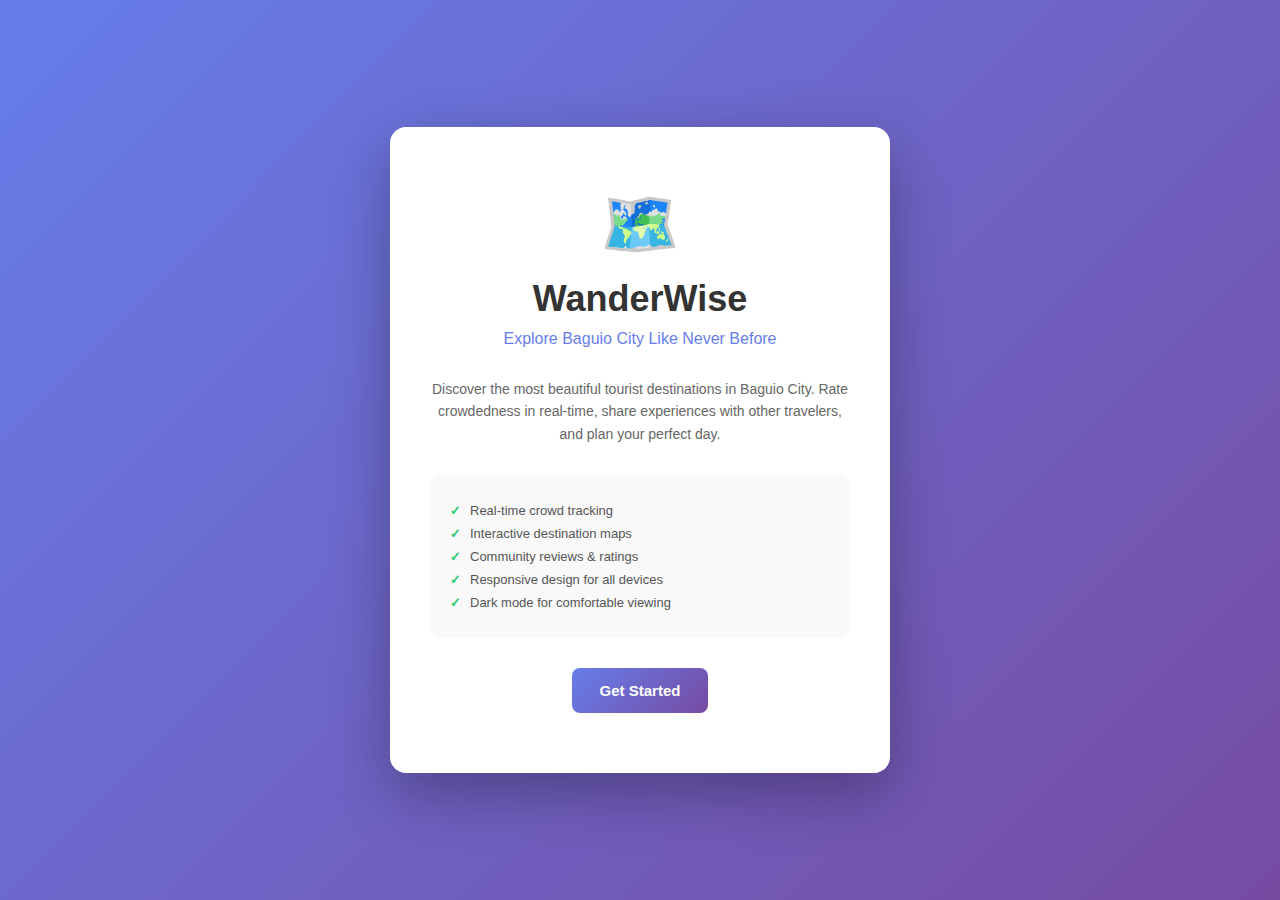
<file: firstwebprogwebtest-katol045-main/index.html>
<!DOCTYPE html>
<html lang="en">
<head>
    <meta charset="UTF-8">
    <meta name="viewport" content="width=device-width, initial-scale=1.0">
    <title>WanderWise - Explore Baguio City</title>
    <style>
        * { margin: 0; padding: 0; box-sizing: border-box; }
        
        body {
            font-family: 'Segoe UI', Tahoma, Geneva, Verdana, sans-serif;
            background: linear-gradient(135deg, #667eea 0%, #764ba2 100%);
            min-height: 100vh;
            display: flex;
            align-items: center;
            justify-content: center;
            padding: 20px;
        }

        .landing-container {
            background: white;
            border-radius: 16px;
            box-shadow: 0 20px 60px rgba(0,0,0,0.3);
            padding: 60px 40px;
            text-align: center;
            max-width: 500px;
        }

        .landing-logo {
            font-size: 64px;
            margin-bottom: 16px;
            animation: bounce 1s ease-in-out;
        }

        @keyframes bounce {
            0%, 100% { transform: translateY(0); }
            50% { transform: translateY(-10px); }
        }

        h1 {
            color: #333;
            font-size: 36px;
            margin-bottom: 10px;
        }

        .tagline {
            color: #667eea;
            font-size: 16px;
            margin-bottom: 30px;
            font-weight: 500;
        }

        .description {
            color: #666;
            font-size: 14px;
            line-height: 1.6;
            margin-bottom: 30px;
        }

        .features {
            text-align: left;
            background: #f9f9f9;
            padding: 20px;
            border-radius: 10px;
            margin-bottom: 30px;
        }

        .features p {
            color: #555;
            font-size: 13px;
            margin: 8px 0;
            padding-left: 20px;
            position: relative;
        }

        .features p:before {
            content: "✓";
            position: absolute;
            left: 0;
            color: #2ecc71;
            font-weight: bold;
        }

        .cta-buttons {
            display: flex;
            gap: 12px;
            justify-content: center;
        }

        .btn {
            padding: 14px 28px;
            border: none;
            border-radius: 8px;
            font-size: 15px;
            font-weight: 600;
            cursor: pointer;
            transition: all 0.3s;
            text-decoration: none;
            display: inline-block;
        }

        .btn-primary {
            background: linear-gradient(135deg, #667eea, #764ba2);
            color: white;
        }

        .btn-primary:hover {
            transform: translateY(-2px);
            box-shadow: 0 8px 20px rgba(102, 126, 234, 0.3);
        }

        .btn-secondary {
            background: #f0f0f0;
            color: #333;
            border: 2px solid #667eea;
        }

        .btn-secondary:hover {
            background: #667eea;
            color: white;
        }

        @media (max-width: 480px) {
            .landing-container {
                padding: 40px 20px;
            }

            h1 {
                font-size: 28px;
            }

            .cta-buttons {
                flex-direction: column;
            }

            .btn {
                width: 100%;
            }
        }
    </style>
</head>
<body>
    <div class="landing-container">
        <div class="landing-logo">🗺️</div>
        <h1>WanderWise</h1>
        <p class="tagline">Explore Baguio City Like Never Before</p>

        <p class="description">
            Discover the most beautiful tourist destinations in Baguio City. Rate crowdedness in real-time, share experiences with other travelers, and plan your perfect day.
        </p>

        <div class="features">
            <p>Real-time crowd tracking</p>
            <p>Interactive destination maps</p>
            <p>Community reviews & ratings</p>
            <p>Responsive design for all devices</p>
            <p>Dark mode for comfortable viewing</p>
        </div>

        <div class="cta-buttons">
            <button class="btn btn-primary" onclick="window.location.href='auth.html'">Get Started</button>
        </div>
    </div>

    <script>
        // Auto-redirect to auth after 3 seconds for returning users
        const currentUser = JSON.parse(localStorage.getItem('currentUser'));
        if (currentUser) {
            setTimeout(() => window.location.href = 'map.html', 500);
        }
    </script>
</body>
</html>
</file>
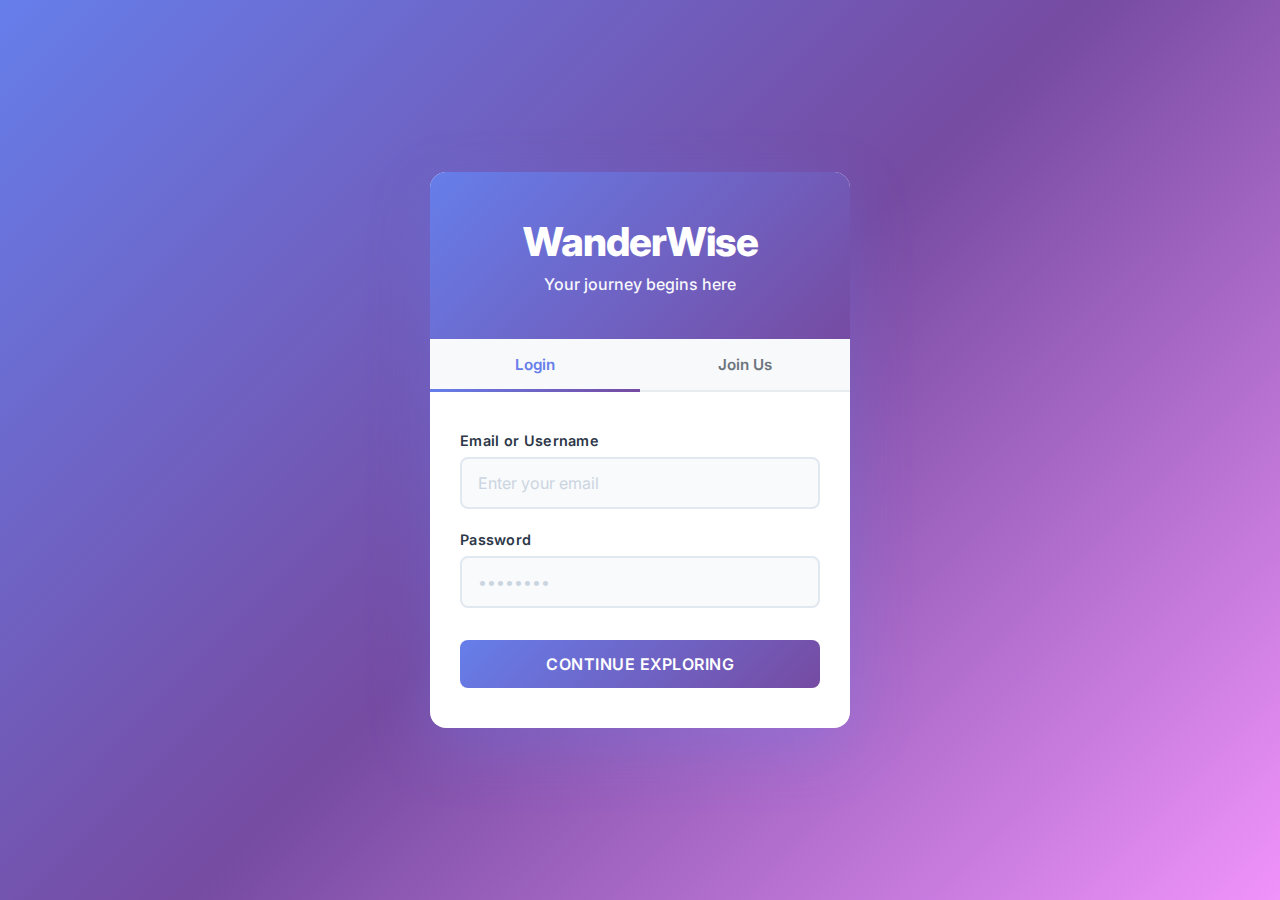
<file: firstwebprogwebtest-katol045-main/auth.html>
<!DOCTYPE html>
<html lang="en">
<head>
    <meta charset="UTF-8">
    <meta name="viewport" content="width=device-width, initial-scale=1.0">
    <title>WanderWise - Login</title>
    <link href="https://fonts.googleapis.com/css2?family=Inter:wght@400;600;800&display=swap" rel="stylesheet">
    <link rel="stylesheet" href="auth.css">
</head>
<body>

    <div class="auth-container">
        <div class="auth-header">
            <h1>WanderWise</h1>
            <p>Your journey begins here</p>
        </div>

        <div class="auth-tabs">
            <div class="auth-tab active" data-form="login">Login</div>
            <div class="auth-tab" data-form="signup">Join Us</div>
            <div class="tab-indicator" id="indicator"></div>
        </div>

        <div class="auth-form" id="login-form">
            <div id="login-message" class="message"></div>
            <form id="loginForm">
                <div class="form-group">
                    <label>Email or Username</label>
                    <input type="text" id="login-email" placeholder="Enter your email" required>
                </div>
                <div class="form-group">
                    <label>Password</label>
                    <input type="password" id="login-password" placeholder="••••••••" required>
                </div>
                <button type="submit" class="submit-btn">Continue Exploring</button>
            </form>
        </div>

        <div class="auth-form form-hidden" id="signup-form">
            <div id="signup-message" class="message"></div>
            <form id="signupForm">
                <div class="form-group">
                    <label>Full Name</label>
                    <input type="text" id="signup-name" placeholder="John Doe" required>
                </div>
                <div class="form-group">
                    <label>Email</label>
                    <input type="email" id="signup-email" placeholder="you@email.com" required>
                </div>
                <div class="form-group">
                    <label>Password</label>
                    <input type="password" id="signup-password" placeholder="Minimum 6 characters" required>
                </div>
                <div class="form-group">
                    <label>Confirm Password</label>
                    <input type="password" id="signup-confirm" placeholder="Repeat your password" required>
                </div>
                <button type="submit" class="submit-btn">Create Account</button>
            </form>
        </div>
    </div>

    <script src="auth.js"></script>
</body>
</html>
</file>
<file: firstwebprogwebtest-katol045-main/auth.css>
* {
    margin: 0;
    padding: 0;
    box-sizing: border-box;
    font-family: 'Inter', 'Segoe UI', Tahoma, Geneva, Verdana, sans-serif;
}

body {
    background: linear-gradient(135deg, #667eea 0%, #764ba2 50%, #f093fb 100%);
    min-height: 100vh;
    display: flex;
    justify-content: center;
    align-items: center;
    padding: 20px;
}

.auth-container {
    background: white;
    width: 100%;
    max-width: 420px;
    border-radius: 16px;
    box-shadow: 0 20px 60px rgba(102, 126, 234, 0.3);
    overflow: hidden;
    animation: slideUp 0.5s ease;
}

@keyframes slideUp {
    from {
        opacity: 0;
        transform: translateY(30px);
    }
    to {
        opacity: 1;
        transform: translateY(0);
    }
}

.auth-header {
    background: linear-gradient(135deg, #667eea 0%, #764ba2 100%);
    color: white;
    padding: 45px 30px;
    text-align: center;
}

.auth-header h1 {
    font-size: 2.5rem;
    font-weight: 800;
    margin-bottom: 8px;
    letter-spacing: -1px;
}

.auth-header p {
    font-size: 1rem;
    opacity: 0.95;
    font-weight: 500;
}

.auth-tabs {
    display: flex;
    background: #f8f9fa;
    border-bottom: 2px solid #e9ecef;
    position: relative;
}

.auth-tab {
    flex: 1;
    text-align: center;
    padding: 16px;
    cursor: pointer;
    color: #6c757d;
    font-weight: 600;
    font-size: 0.95rem;
    transition: color 0.3s ease;
    position: relative;
    z-index: 1;
}

.auth-tab:hover {
    color: #667eea;
}

.auth-tab.active {
    color: #667eea;
}

.tab-indicator {
    position: absolute;
    bottom: -2px;
    left: 0;
    height: 3px;
    background: linear-gradient(90deg, #667eea, #764ba2);
    width: 50%;
    transition: transform 0.3s ease;
    z-index: 0;
}

.auth-form {
    padding: 40px 30px;
    animation: fadeIn 0.4s ease;
}

@keyframes fadeIn {
    from {
        opacity: 0;
    }
    to {
        opacity: 1;
    }
}

.form-group {
    margin-bottom: 22px;
    position: relative;
}

label {
    display: block;
    font-size: 0.9rem;
    font-weight: 600;
    color: #2d3748;
    margin-bottom: 8px;
    letter-spacing: 0.3px;
}

input {
    width: 100%;
    padding: 14px 16px;
    border: 2px solid #e2e8f0;
    border-radius: 8px;
    font-size: 1rem;
    transition: all 0.3s;
    background: #f8fafc;
}

input:focus {
    outline: none;
    border-color: #667eea;
    background: white;
    box-shadow: 0 0 0 4px rgba(102, 126, 234, 0.1);
}

input::placeholder {
    color: #cbd5e0;
}

.submit-btn {
    width: 100%;
    background: linear-gradient(135deg, #667eea 0%, #764ba2 100%);
    color: white;
    padding: 14px;
    border: none;
    border-radius: 8px;
    font-size: 1rem;
    font-weight: 600;
    cursor: pointer;
    transition: all 0.3s;
    margin-top: 10px;
    text-transform: uppercase;
    letter-spacing: 0.5px;
}

.submit-btn:hover {
    transform: translateY(-2px);
    box-shadow: 0 12px 25px rgba(102, 126, 234, 0.4);
}

.submit-btn:active {
    transform: translateY(0);
}

.password-strength {
    height: 4px;
    width: 100%;
    background-color: #e9ecef;
    margin-top: 10px;
    border-radius: 2px;
    overflow: hidden;
}

.password-strength-bar {
    height: 100%;
    width: 0%;
    transition: all 0.3s ease;
    background: linear-gradient(90deg, #e74c3c, #f39c12, #2ecc71);
}

.hint-text {
    font-size: 0.8rem;
    color: #a0aec0;
    margin-top: 6px;
}

.message {
    padding: 14px;
    border-radius: 8px;
    margin-bottom: 20px;
    font-size: 0.95rem;
    display: none;
    animation: slideDown 0.3s ease;
}

@keyframes slideDown {
    from {
        opacity: 0;
        transform: translateY(-10px);
    }
    to {
        opacity: 1;
        transform: translateY(0);
    }
}

.message.error {
    background-color: #fff5f5;
    color: #c53030;
    border: 1px solid #feb2b2;
    display: block;
}

.message.success {
    background-color: #f0fff4;
    color: #276749;
    border: 1px solid #9ae6b4;
    display: block;
}

.form-hidden {
    display: none;
}

@media (max-width: 480px) {
    .auth-container {
        border-radius: 12px;
        max-width: 100%;
    }

    .auth-header {
        padding: 35px 25px;
    }

    .auth-header h1 {
        font-size: 2rem;
    }

    .auth-form {
        padding: 30px 20px;
    }

    .submit-btn {
        padding: 12px;
        font-size: 0.95rem;
    }
}
</file>
